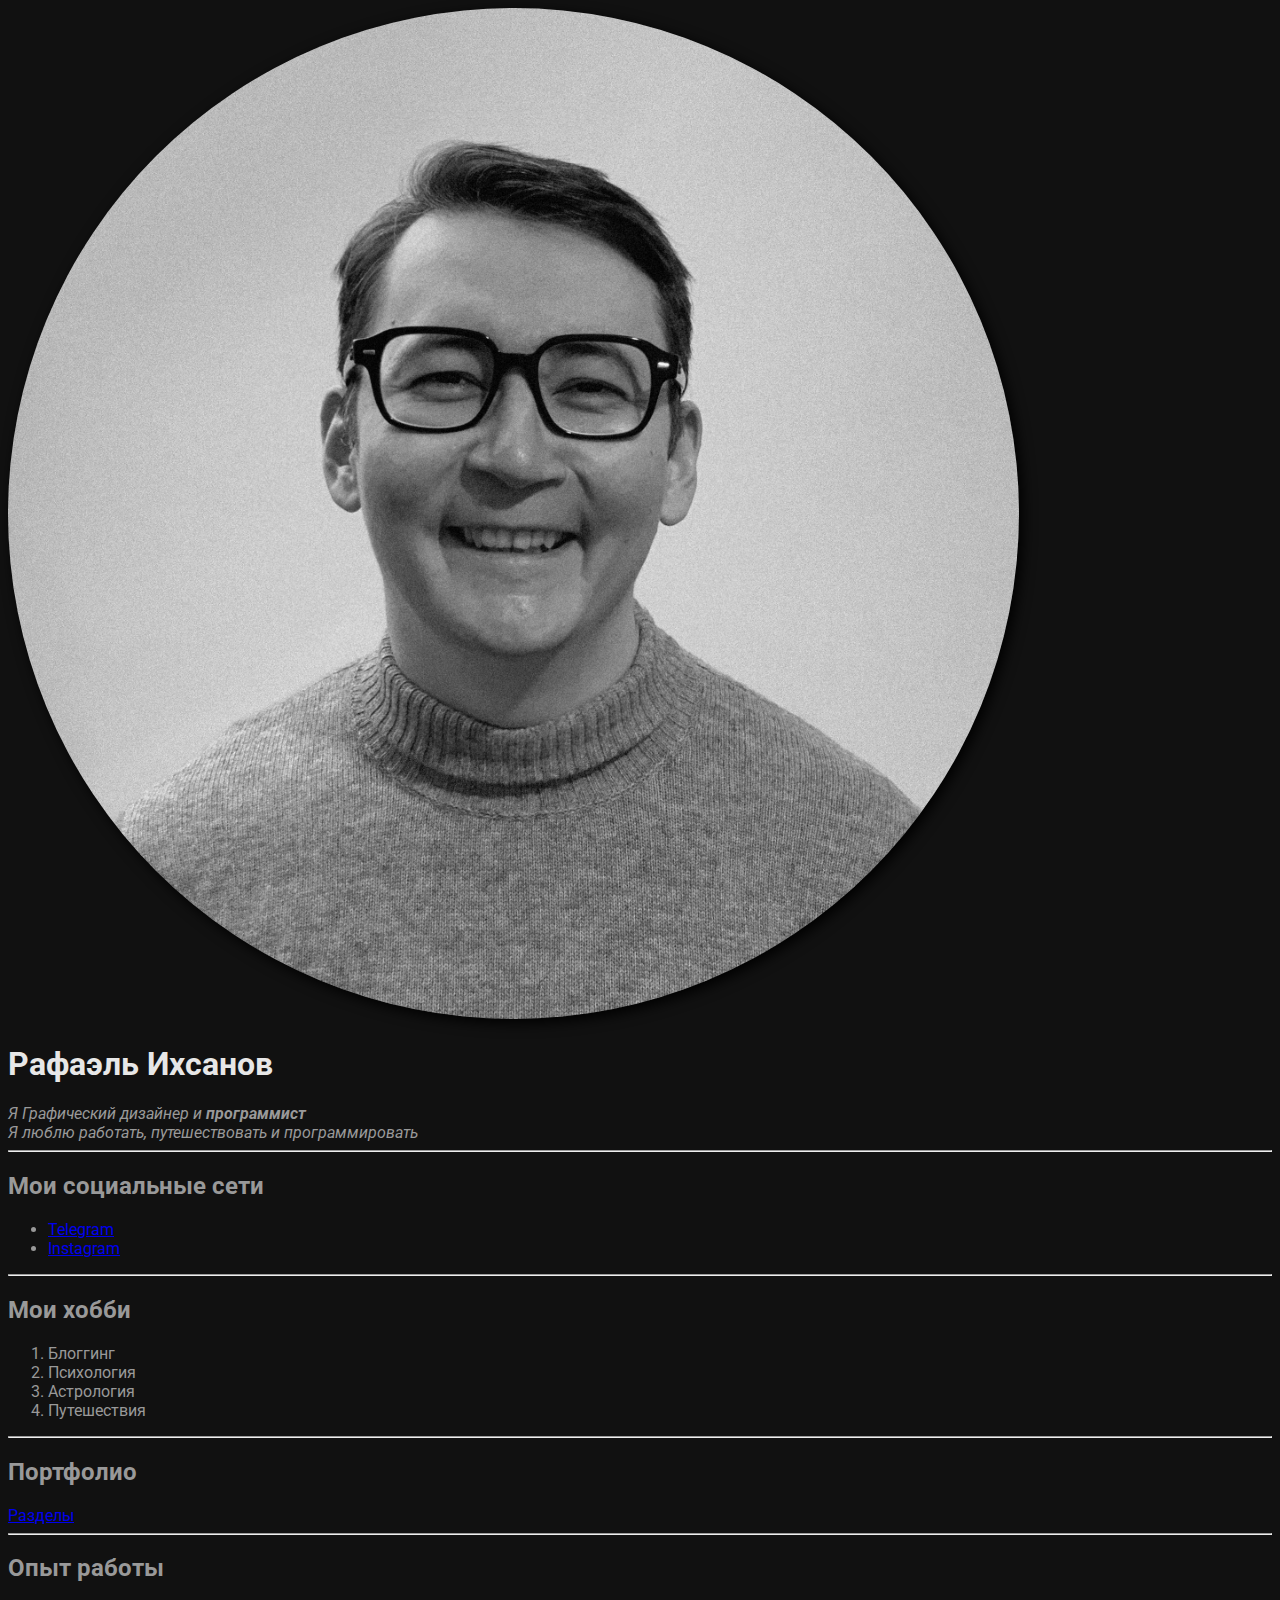
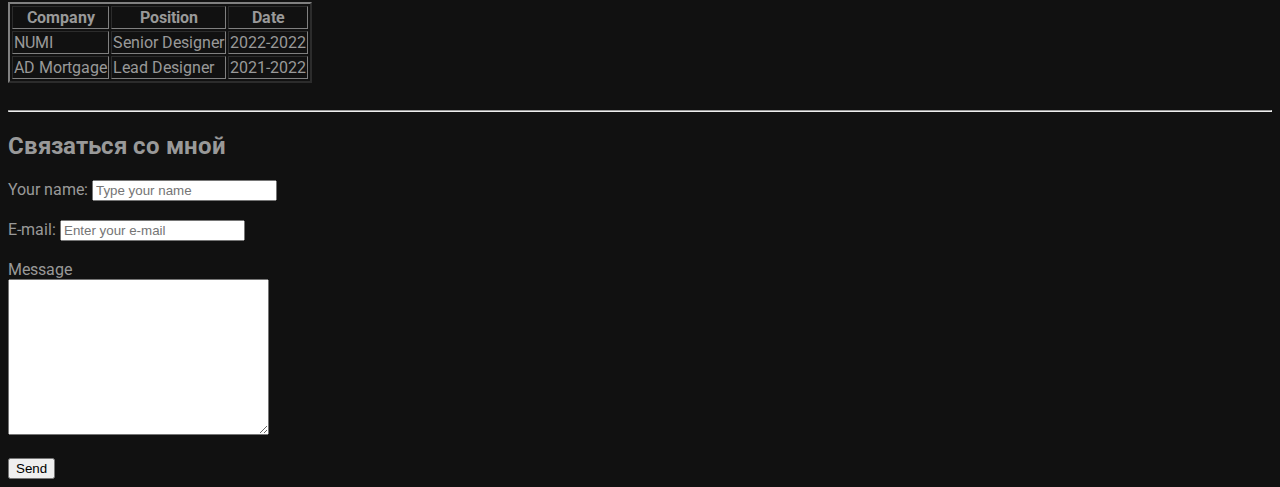
<file: index.html>
<!DOCTYPE html>
<html>
<head>
    <meta charset="UTF-8">

    <title>Rafael CV</title>
    <link rel="stylesheet" href="style.css">
</head>
<body>

<div class="info">
    <img src="myphoto.jpg" alt="avatar" class="avatar">
    <h1>Рафаэль Ихсанов</h1>
    <p><em>Я Графический дизайнер и
    <strong>программист</strong></em></p>
    <p>Я люблю работать, путешествовать и программировать</p>
</div>
        

    <hr>

    <div class="social">

        <h2>Мои социальные сети</h2>
        
        <ul>
            <li><a href='https://t.me/Rafael_RCKT' target="_blank">Telegram</a></li>
            <li><a href=https://instagram.com/rafael_ikhsanov target="_blank">Instagram</a></li>
        </ul>
    </div>
    <hr>

    <h2>Мои хобби</h2>
    
    <ol>
        <li>Блоггинг</li>
        <li>Психология</li>
        <li>Астрология</li>
        <li>Путешествия</li>
    </ol>

    <hr>

    <h2>Портфолио</h2>
    <a href="Portfolio.html" target="_blank">Разделы</a>

    <hr>

    <h2>Опыт работы</h2>
    <table border="2">
        <tr>
            <th>Company</th>
            <th>Position</th>
            <th>Date</th>
        </tr>
        <tr>
            <td>NUMI</td>
            <td>Senior Designer</td>
            <td>2022-2022</td>
        </tr>

        <tr>
            <td>AD Mortgage</td>
            <td>Lead Designer</td>
            <td>2021-2022</td>
        </tr>

    </table>
    <br>
    <hr>

    <h2>Связаться со мной</h2>

    <form action="/">
        <label for="name">Your name:</label>
        <input type="text" name="" id="name" placeholder="Type your name"><br><br>
        <label for="mail">E-mail:</label>
        <input type="email" id="mail" placeholder="Enter your e-mail"><br><br>

        <label for="message">Message</label><br>
        <textarea name="message" id="message" cols="30" rows="10"></textarea>
        <!-- <input type="text" id="message" placeholder="Enter your e-mail"><br><br> -->
        <br><br>
        <input type="submit" value="Send">

    </form>

</body>
</html>
</file>
<file: style.css>
@import url('https://fonts.googleapis.com/css2?family=Roboto&display=swap');

body {
    background-color: #111;
    color: #999;

    /* font-size: 16px;
    font-weight: normal;

    font-family: 'Roboto', system-ui, -apple-system, BlinkMacSystemFont, 'Segoe UI', Oxygen, Ubuntu, Cantarell, 'Open Sans', 'Helvetica Neue', sans-serif; */
    
    font: 400  16px 'Roboto', sans-serif;

    /* font-family: 'Lucida Sans', 'Lucida Sans Regular', 'Lucida Grande', 
    'Lucida Sans Unicode', Geneva, Verdana, sans-serif; */


}


h1 { color: rgb(231, 231, 231);


}
.avatar { width: 80%;
border-radius: 50%;
box-shadow: 4px 4px 14px rgba(0, 0, 0, 25);
}

.info p {
    color: 86898f;
    margin: 0;
    font-style: italic;
    font-weight: 400;
    text-decoration: none;
    /* text-transform: capitalize; */
    /* letter-spacing: 1px; */
    /* word-spacing: 42px; */
}

.social {

}
</file>
